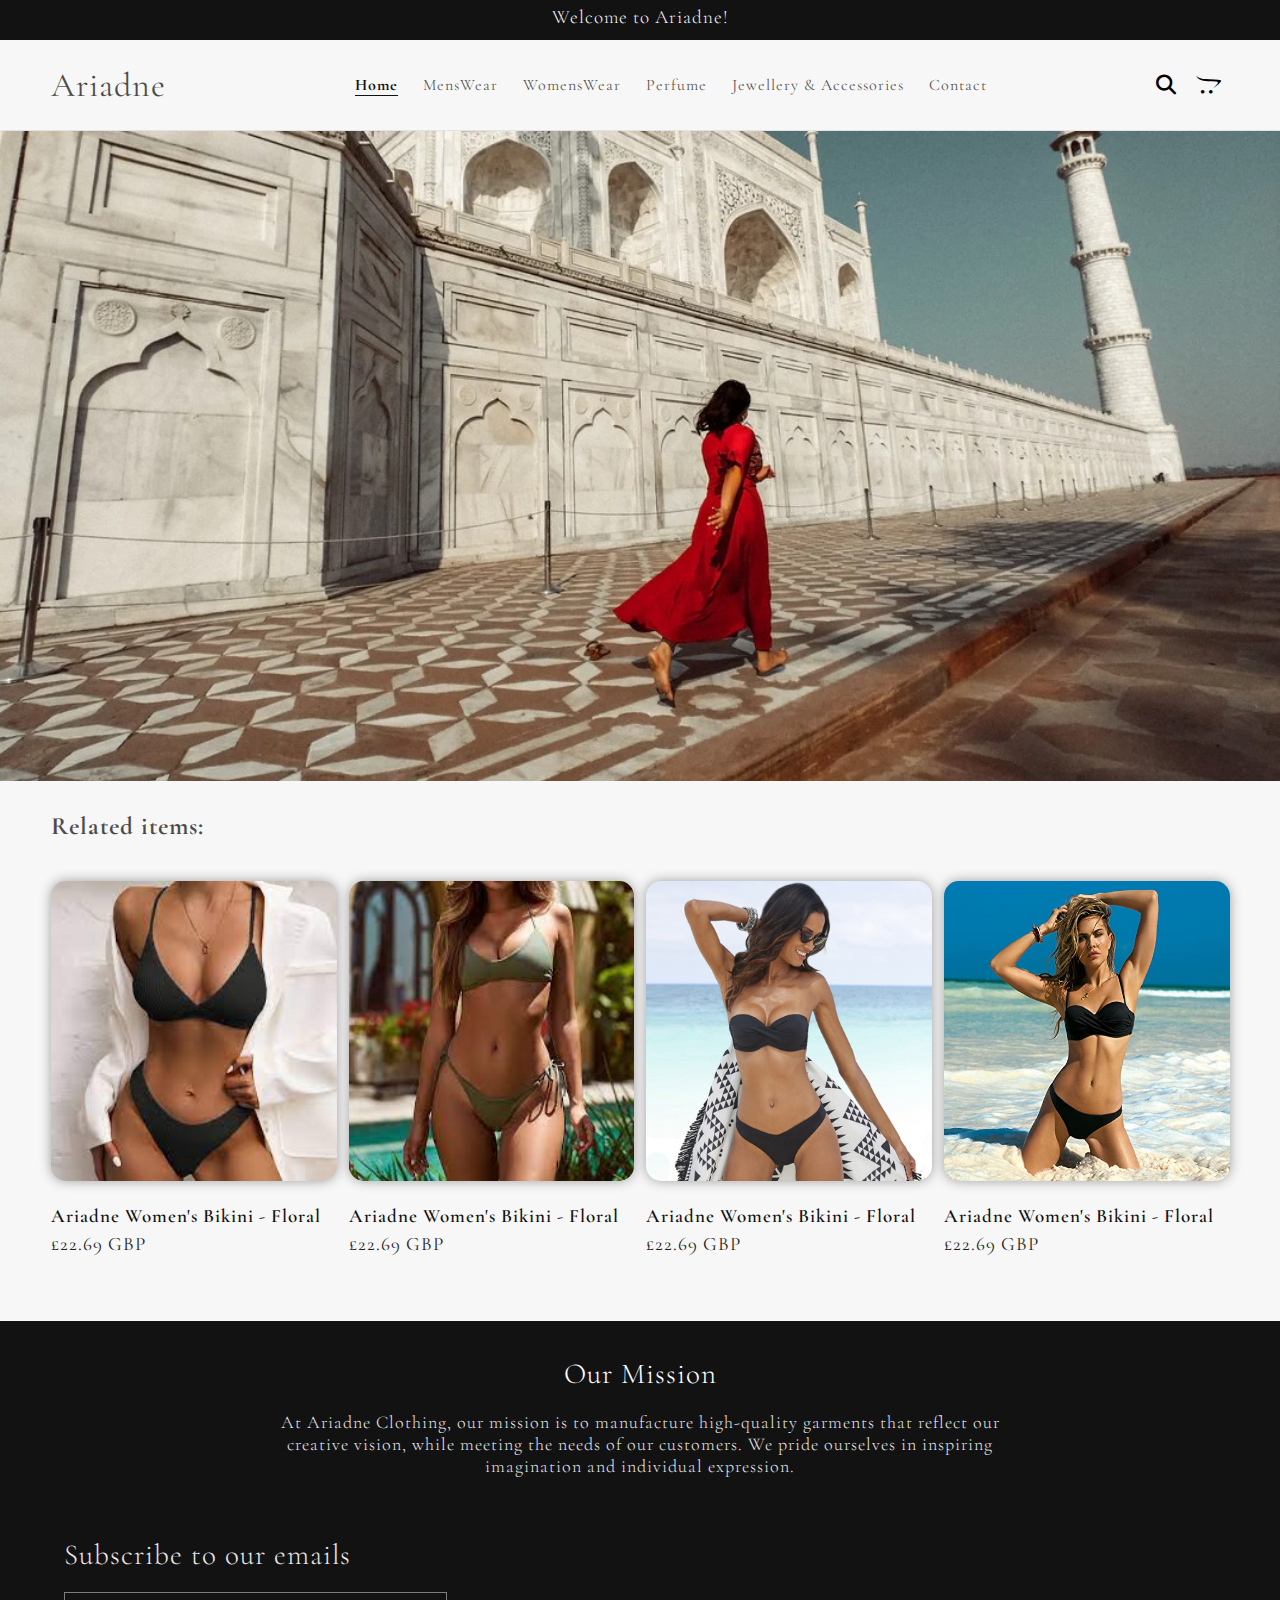
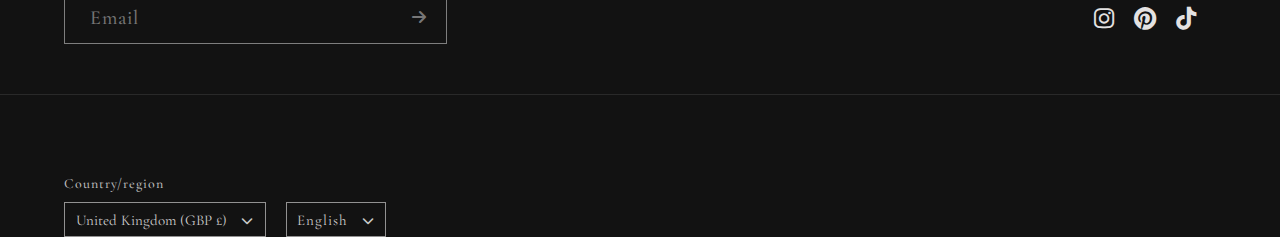
<file: index.html>
<!DOCTYPE html>
<html lang="en">
<head>
    <meta charset="UTF-8">
    <meta http-equiv="X-UA-Compatible" content="IE=edge">
    <meta name="viewport" content="width=device-width, initial-scale=1.0">
    <title>My Website </title>
    <link rel="stylesheet" href="style.css">
    <link rel="preconnect" href="https://fonts.googleapis.com">
<link rel="preconnect" href="https://fonts.gstatic.com" crossorigin>
<link href="https://fonts.googleapis.com/css2?family=Inter:wght@100;200;300;400;500;600;700;900;800&family=Nunito+Sans:ital,wght@0,200;0,400;0,600;1,300;1,400&display=swap" rel="stylesheet">
<link rel="preconnect" href="https://fonts.googleapis.com">
<link rel="preconnect" href="https://fonts.gstatic.com" crossorigin>
<link href="https://fonts.googleapis.com/css2?family=Ysabeau:wght@1;100&display=swap" rel="stylesheet">
<link rel="preconnect" href="https://fonts.googleapis.com">
<link rel="preconnect" href="https://fonts.gstatic.com" crossorigin>
<link href="https://fonts.googleapis.com/css2?family=Cormorant+Garamond:wght@300&family=Cormorant+Upright:wght@300;400;500&family=Montserrat:ital,wght@0,100;0,200;0,400;0,500;0,600;0,700;1,100;1,200&family=Ysabeau:wght@1;100&display=swap" rel="stylesheet">



<link rel="preconnect" href="https://fonts.googleapis.com">
<link rel="preconnect" href="https://fonts.gstatic.com" crossorigin>
<link href="https://fonts.googleapis.com/css2?family=Montserrat:ital,wght@0,100;0,200;0,400;0,500;0,600;0,700;1,100;1,200&family=Ysabeau:wght@1;100&display=swap" rel="stylesheet">
<link rel="stylesheet" href="https://cdnjs.cloudflare.com/ajax/libs/font-awesome/6.4.0/css/all.min.css">
<script src="https://ajax.googleapis.com/ajax/libs/jquery/3.6.0/jquery.min.js"></script>
<script src="https://ajax.googleapis.com/ajax/libs/jquery/3.6.0/jquery.min.js"></script>
<script src="https://ajax.googleapis.com/ajax/libs/jquery/3.6.0/jquery.min.js"></script>


<link class="" rel="icon" href="img/p1.png" type="image/icon type">

</head>
<body>

<div class="header">
    <h1>Welcome to Ariadne!</h1>
</div> 

<div class="navbar">
    <h1>Ariadne</h1>
    <div class="nav-wnd">
        <div class="nav-item item-active ">
            <a href="">Home</a>
        </div>
        <div class="nav-item ">
            <a href="">MensWear</a>
        </div>
        <div class="nav-item ">
            <a href="">WomensWear</a>
        </div>
        <div class="nav-item ">
            <a href="">Perfume</a>
        </div>
        <div class="nav-item ">
            <a href="">Jewellery & Accessories</a>
        </div>
        <div class="nav-item ">
            <a href="">Contact</a>
        </div>

    </div>
    <div class="menu-bar menu-hidden">
        <i class="fa-solid fa-bars"></i>
    </div>

    <div class="wnd-icon">
        <i id="searchButton" class="fa-solid fa-magnifying-glass"></i>
        <i class="fa-brands fa-opencart"></i>
    </div>
</div>

<div class="search-overlay ">
    <div class="search-wnd">
        <div class="search-container">
            <input type="text" class="search-input" placeholder="Search" oninput="checkInput(this)">
            <i class="search-icon fas fa-search"></i>
            <div id="search-results"></div>
          </div>

          <i class="fa-solid fa-xmark"></i>
    </div>
</div>

<div class="home-background"></div>

<div class="topic">
    <h1> Related items:</h1>
 
    </div>
 
 <div class="related-item">
     <div class="related-wnd">
         <img src="img/r1.jpg" alt="">
         <p>Ariadne Women's Bikini - Floral</p>
         <span>£22.69 GBP</span>
     </div>
     <div class="related-wnd">
         <img src="img/r2.jpg" alt="">
         <p>Ariadne Women's Bikini - Floral</p>
         <span>£22.69 GBP</span>
     </div>
     <div class="related-wnd">
         <img src="img/r3.jpg" alt="">
         <p>Ariadne Women's Bikini - Floral</p>
         <span>£22.69 GBP</span>
     </div>
     <div class="related-wnd">
         <img src="img/r4.jpg" alt="">
         <p>Ariadne Women's Bikini - Floral</p>
         <span>£22.69 GBP</span>
     </div>
 </div>
 
 <div class="mission-wnd">
     <h1>Our Mission</h1>
     <p>At Ariadne Clothing, our mission is to manufacture high-quality garments that reflect our creative vision, while meeting the needs of our customers. We pride ourselves in inspiring imagination and individual expression.</p>
     <div class="about">
         <h2>Subscribe to our emails</h2>
         <div class="about-wnd">
             <input type="email" class="search-input" placeholder="Email" oninput="checkInput(this)">
             <i class="fa-solid fa-arrow-right"></i>
 
             <div class="social-media-wnd">
                
                     <i class="fa-brands fa-instagram"></i>
                     <i class="fa-brands fa-pinterest"></i>
                     <i class="fa-brands fa-tiktok"></i>
                
             </div>
         </div>
     </div>
     
     <div class="region-window hidden-region">       
         <ul>
             <li>Spain (EUR €)</li>
             <li>South Korea (KRW ₩)</li>
             <li>Malaysia (MYR RM)</li>
             <li>Portugal (EUR €)</li>
             <li>Singapore (SGD $)</li>
             <li>Italy (EUR €)</li>
             <li>United Kingdom (GBP £)</li>
             <li>Australia (AUD $)</li>
             <li>Austria (EUR €)</li>
             <li>Belgium (EUR €)</li>
             <li>Canada (CAD $)</li>
             <li>United States (USD $)</li>
             <li>United Kingdom (GBP £)</li>
             <li>United Arab Emirates (AED د.إ)</li>
             <li>Switzerland (CHF CHF)</li>
             <li>Sweden (SEK kr)</li>
         </ul>
     </div>
 
     <div class="language-window hidden-language">
         <ul>
             <li>Deutsch</li>
             <li>Francais</li>
             <li>Turkce</li>
             <li>Albanian</li>
             <li>Portuguese</li>
             <li>Spanish</li>
         </ul>
     </div>
     <div class="region-about">
         <div class="localization-form">
             <p>Country/region</p>
             <div class="localization-wnd">
 
                 <button class="region-btn">
                     United Kingdom (GBP £)  <i class="fa-solid fa-chevron-down "></i>
                 </button>
                 <button class="language-btn"> English <i class="fa-solid fa-chevron-down"></i> </button>
             </div>
         </div>
         <div class="payment-form"></div>
     </div>
 </div>
 












 

     

    
    <script src="script.js"></script>
</body>
</html>
</file>
<file: style.css>
body{
    margin: 0;
    overflow-x: hidden;
    background-color: #f7f7f7;
}

html{
    overflow-x: hidden;
}

.header{
    position: fixed;
    z-index: 900;
    width: 100%;
    height: 40px;
    text-align: center;
    justify-content: center;
    background-color: #121212;
}

.header h1{
    font-family: 'Cormorant Garamond', serif;
    color: #f7f7f7;
    font-size: 19px;
    font-weight: 100;
    letter-spacing: 1px;
    margin: 5px 0;
}

.navbar{
    position: relative;
    width: 100%;
    height: 90px;
    /* border: 1px solid #121212; */
    margin-top: 40px;
    align-items: center;    
    background-color: #f7f7f7;    
    padding: 0 4%;
    display: flex;
    flex-direction: row;
    border-bottom: 1px solid #e4e2e2;
}

.navbar h1{
    font-size: 34px;
    font-family:'Cormorant Garamond', serif;
    color: #121212bf;
    font-weight: 400;
    letter-spacing: 1px;
    margin-right: 14%;
}

.nav-wnd{
    width: auto;
    height: 50%;
    /* border: 1px solid #121212; */
    display: flex;
    flex-direction: row;
    margin-right: 11%;
}

.nav-item{
    display: flex;
    width: auto;
    height: auto;
    /* border: 1px solid #121212; */
    text-align: center;
    justify-content: center;
    align-items: center;
    padding: 0 10px;
    margin-right: 5px;
    transition: 0.8s ease;
    
}

.nav-item a{
    text-decoration: none;
    font-family:'Cormorant Garamond', serif ;
    font-size: 16px;
    color: #121212bf;
    font-weight: 400;
    letter-spacing: 1px;
    
    
}

.menu-bar{
  width: 40px;
  height: 40px;
  display: flex;
  justify-content: center;
  align-items: center;
  text-align: center;
  border-radius: 50%;
}

.menu-hidden{
  display: none;
}

.nav-item:hover a,.item-active a{
    color: #121212;
    font-weight: 700;
    border-bottom: 1px solid #121212;
}

.wnd-icon{
    width: auto;
    height: auto;
    display: flex;
    flex-direction: row;
    justify-content: center;
    text-align: center;
    margin-left: 1%;
}

.menu-bar:hover{
  background-color: #f1efef;
}

.wnd-icon i{
    font-size: 20px;
    margin-right: 20px;
    transition: 0.5s ease;
    cursor: pointer;
}

.wnd-icon i:hover {
    scale: 1.2;
}

.search-overlay {
    position: fixed;
    top: -105%;
    left: 0;
    width: 100%;
    height: 100%;
    margin-top: 40px;
    background-color: rgba(73, 55, 2, 0.2);
    z-index: 99999;
    opacity: 0;
    display: flex;
    
   
    transition: 0.4s;
   
  }

  .search-overlay.search-active{
    top: 0;
    opacity: 1;
  }

  .search-wnd{
    display: flex;
    width: 100%;
    height: 90px;
    background-color: #f7f7f7;
    justify-content: center;
    align-items: center;
    text-align: center;
  }




  .search-container {
    width: 35%;
    height: 50px;
    position: relative;
    display: inline-block;
  }

  .search-input {
    width: 90%;
    padding: 10px 10px 10px 25px;
    font-size: 16px;
    border: 1px solid #7e7e7e;
    transition: all 0.3s ease;
    font-family: 'Cormorant Garamond', serif;
    font-size: 18px;
    letter-spacing: 1px;
    font-weight: 500;
  }

  .search-input:focus {
    outline: none;
    border-color: #9e9e9e;
    box-shadow: 0 0 5px rgba(163, 163, 163, 0.5);
  }

  .search-input::placeholder {
    transition: transform 0.3s ease, font-size 0.3s ease;
    transform-origin: top left;
  }

  .search-input:focus::placeholder,
  .search-input:not(:placeholder-shown)::placeholder {
    transform: translateY(-100%) scale(0.9);
    font-size: 12px;
  }

  .search-icon {
    position: absolute;
    top: 50%;
    right: 30px;
    transform: translateY(-70%);
    color: #999;
  }

  .search-wnd .fa-xmark{
    margin: -5px 0 0 20px;
    font-size: 20px;
    color: #7e7e7e;
    cursor: pointer;
  }

  #search-results {
    width: 95.5%;
    position: absolute;
    top: 44px;
    left: 1%;
    right: 0;
    background-color: #f9f9f9;
    /* border: 1px solid #ccc; */
    border-top: none;
    max-height: 300px;
    overflow-y: auto;
    padding: 5px;
    display: none;
  }

  

  .result-item {
    display: flex;
    align-items: center;
    padding: 5px;
    cursor: pointer;
  }

  .result-item:hover {
    background-color: #f0eeee;
    text-decoration: underline;
  }

  .result-image {
    width: 50px;
    height: 60px;
    margin: 0 5% 0 10px;
  }

  .result-title {
    font-size: 18px;
    font-family: 'Cormorant Garamond', serif;
    color: #121212;
    letter-spacing: 1px;
  }
  

  /* /// ---- Shop --- \\\ */


  .shop-window{
    width: 90%;
    /* border: 1px solid #121212; */
    height: auto;
    margin: 20px 0 0 4%;
    display: flex;
    flex-direction: row;
  }

  .image-window{
    width: 60%;
    height: auto;
    /* border: 1px solid #121212; */
    display: flex;
    flex-direction: row;
    flex-wrap: wrap;
    justify-content: space-between;
  }

 

  .prime-img{
    width: 100%;
    margin-bottom: 25px;
    border: none;
  }

  .prime-img:hover{
    content: url(img/img2.jpg);
  }
  
  .small-img{
    width: 49%;
    height: auto;   
    height: 500px;
  }

  .description-window{
    width: 37%;
    height: auto;
    /* border: 1px solid #db0909; */
    display: flex;
    flex-direction: column;
    margin-left: 3%;
  }

  .description-window p{
    font-family: 'Cormorant Garamond', serif;
    color: #121212bf;
    /* color: #121212bf; */
    font-weight: 500;
    letter-spacing: 1px;
    font-size: 14px;
    margin-bottom: 10px;
  }

  .description-window h1{
    font-size: 64px;
    font-family: 'Cormorant Garamond', serif;
    color: #121212;
    width: 90%;
    font-weight: 500;
    margin: 1px 0 0 0;
  }

  .size-wnd{
    width: auto;
    height: auto;
    /* border: 1px solid #121212; */
    margin-bottom: 15px;
  }

  .size-btn{
    padding: 9px 25px;
    width: auto;
    height: auto;
    background-color: #f7f7f7;
    border: 1px solid #646464;
    border-radius: 17px;
    font-size: 16px;
    margin-right: 14px ;
    font-family: 'Cormorant Garamond', serif;
    color:#646464;
    cursor: pointer;
    font-weight: 500;
  }

  .size-btn:hover{
    border: 1px solid #000;   
  }

  .size-active{
    border: 1px solid #121212;
    background-color: #121212;
    color: #f9f9f9;
    font-size: 17px;
  }

  .description-window span{
    font-size: 28px;
    font-family: 'Cormorant Garamond', serif;
    color: #121212bf;
    font-weight: 500;    
    margin: 15px 0 0px 0;
  }

 
.quantity-wnd{
  width: 150px;
  height: 60px;
  flex-direction: row;
  border: 1px solid #7e7e7e;
  justify-content: space-around;
  padding: 0;
  display: flex;
}

.quantity-tab{
  width: 50px;
  height: 100%;
  font-size: 19px;
  margin: 0px;
  border: none;
  background-color: transparent;
  color: #121212bf;
  cursor: pointer;
}

.plus{
  font-size: 30px;
  color: #121212bf;
}

.add-cart{
  width: 90%;
  height: 50px;
  border: 1px solid #121212;
  background-color: transparent;
  border-radius: 10px;
  margin-top: 30px;
  filter: drop-shadow(3px 3px 5px  #000);
  font-family: 'Cormorant Garamond', serif;
  font-size: 22px;
  letter-spacing: 3px;
  cursor: pointer;
}

.add-cart:hover{
  filter: drop-shadow(3px 3px 5px  #000);
  border: 2px solid #000;
  color: #000;
  font-weight: 600;

}

.buy-now{
  width: 90%;
  height: 50px;
  
  background-color: transparent;
  border-radius: 10px;
  margin-top: 30px;
  border: none;
  box-shadow: 0px 1px 1px 1px rgb(184, 182, 182);
  font-family: 'Cormorant Garamond', serif;
  font-size: 22px;
  letter-spacing: 3px;
  cursor: pointer;
}

.buy-now:hover{
  transform: translateY(-3px);
  transition: 0.3s ease-in;
}

.description-window h3{
  font-size: 18px;
  font-family: 'Cormorant Garamond', serif;
  color: #121212;
  width: 95%;
  font-weight: 400;
  letter-spacing: 1px;
  margin-top: 30px; 
}

.shiping-window{
  width: 90%;
  height: auto;
  display: flex;
  margin-top: 20px;
  flex-direction: column;
  border-top: 1px solid #dddcdc;
  border-bottom: 1px solid #dddcdc;
}

.delivery-head{
  width: 100%;
  height: 50px;
  display: flex;
  flex-direction: row;
  /* justify-content: center; */
  /* text-align: center; */
  align-items: center;
  cursor: pointer;
  
}

.delivery-head h2{
  font-family:'Cormorant Garamond',serif ;
  color: #121212;
  font-weight: 200;
  font-size: 22px;
  letter-spacing: 1px;
  margin: 0 11% 0 15%;
}



.delivery-head i{
  font-size: 16px;
  color: #121212bf;
  margin:0 0 0 5% ;
  cursor: pointer;
}
 
.delivery-body{
  width: 100%;
  height: auto;
  flex-direction: column;
  border-top: 1px solid #dddcdc;
  margin-bottom: 10px;
  display: none;
  transition: 0.8s;
}

.delivery-body p{
  color: #121212;
  font-family:'Cormorant Garamond',serif ;
  font-size: 18px;
}

.related-item{
  width: 93%;
  margin: 40px 0 0 4%;
  height: auto;
  /* border: 1px solid #000; */
  display: flex;
  flex-direction: row;
}

.related-wnd{
  width: 24%;
  margin-right: 1%;
  flex-direction: column;
  height: auto;
  cursor: pointer;
  /* border: 1px solid #000; */
}

.related-wnd img{
  width: 100%;
  height:300px;
  border-radius: 15px;
  filter: drop-shadow(0 0 0.35rem rgb(158, 157, 157))
}

.related-wnd p,span{
  color: #1d1d1d;
  font-family:'Cormorant Garamond',serif ;
  font-size: 19px;
  letter-spacing: 1px;
}

.related-wnd p{
  margin-bottom: 5px;
  color: #111111;
  font-weight: 600;
}

.related-wnd:hover img{
  content: url(img/r5.jpg);
  transition: 0.8s ease-in-out;
}

.related-wnd:hover p{
  text-decoration: underline;
}

.topic{
  margin: 30px 0 0 4%;
}

.topic h1{
  color: #121212bf;
  font-family:'Cormorant Garamond',serif ;
  font-size: 25px;
  letter-spacing: 1px;
}

.mission-wnd{
  width: 100%;
  height: auto;
  background-color: #121212;
  margin-top: 66px;
 flex-direction: column;
 /* justify-content: center; */
 align-items: center;
 text-align: center;
 display: flex;
}

.mission-wnd h1{
  font-size: 29px;
  font-family:'Cormorant Garamond',serif ;
  color: #ffffff;
  font-weight: 200;
  letter-spacing: 1px;
  margin: 35px 0 0 0;
}

.mission-wnd p{
  font-size: 18px;
  font-family:'Cormorant Garamond',serif ;
  color: #e7e7e7;
  width: 60%;
  font-weight: 200;
  letter-spacing: 1px;
  margin: 20px 0 0 0;
}

.about{
  width: 90%;
  margin: 40px 0 0 0;
  /* border: 1px solid #fff; */
  height: auto;
  align-items: left;
  text-align: left;
}

.about h2{
  font-size: 29px;
  font-family:'Cormorant Garamond',serif ;
  color: #e7e7e7;
  font-weight: 200;
  letter-spacing: 1px;
  margin: 20px 0 20px 0;
}

.about-wnd{
  width: 100%;
  /* border: 1px solid #fff; */
  height: auto;
  display: flex;
  flex-direction: row;
  text-align: center;
  align-items: center;
  
}

.about-wnd .search-input{
  width: 30%;
  background-color: transparent;
  height: 30px;
  font-size: 20px;
  transition: 0.2s;
  
}

.about-wnd .search-input:focus{
  color: #dddcdc;
}

.about-wnd .search-input:hover{
  border: 1px solid #e7e7e7;
  color: #dddcdc;
}

.about-wnd .fa-arrow-right{
 
    position: relative;
    top: 10px;
    right: 35px;
    transform: translateY(-70%);
    color: #777;
}

.social-media-wnd{
  width: auto;
  height: auto;
  display: flex;
  flex-direction: row;
  gap: 20px;
  margin-left: 55%;
  
}

.social-media-wnd i{
  color: #e4e2e2;
  font-size: 23px;
  transition: 0.8s ease-out;
}

.social-media-wnd i:hover{
  scale: 1.2;
}

.region-about{
  width: 100%;
  height: auto;
  background-color: #121212;
  border-top: 1px solid #292929;
  margin-top: 50px;
  display: flex;
  flex-direction: row;
  justify-content: center;
  align-items: center;

}

.localization-form,.payment-form{
  width: 45%;
  /* border: 1px solid #f9f9f9; */
  height: auto;
  text-align: left;
  display: flex;
  flex-direction: column;
  margin-top: 70px;
}

.localization-form p{
  font-size: 14px;
  font-family:'Cormorant Garamond',serif ;
  color: #bebdbd;
  font-weight: 500;
  letter-spacing: 1px;
  margin: 10px 0 10px 0;
}

.region-btn{
  width:35%;
  height: 35px;
  background-color: transparent;
  border: 1px solid #929191;
  color: #cccbcb;
  font-family:'Cormorant Garamond',serif ;
  font-size: 15px;
  justify-content: space-between;  
  cursor: pointer;
}

.region-btn i,.language-btn i{
  margin-left: 10px;
  font-size: 12px;
}

.region-btn:hover{
  border: 1px solid #e7e7e7;
  color: #dddcdc;
}

.region-window{
  position: absolute;
  z-index: 999;
  background-color:#121212;
  border: 1px solid #acaaaa;
  width: 220px;
  height: 200px;
  border-radius: 5px;
  margin: 19.7% 0 0 -72% ;
  overflow-y: scroll;
  text-align: left;
  
}

.hidden-region{
  display: none;
}

.region-window ul,.language-window ul{
  margin: 13px 0 0 -25px;
  list-style: none;
}

.region-window ul li,.language-window ul li{
  color: #e6e5e5bf;
  font-family:'Cormorant',serif ;
  font-size: 17px;
  margin-bottom: 20px;
  font-weight: 400;
  cursor: pointer;
  transition: 0.1s ease-out;
}

.region-window li:hover,.language-window li:hover{
  color: #ffffff;
}


.region-window::-webkit-scrollbar {
  width: 4px;
  
}

/* Track */
.region-window::-webkit-scrollbar-track {
  background: transparent;
}

/* Handle */
.region-window::-webkit-scrollbar-thumb {
  border-radius: 15px;
  background: #b6b5b5;
  height: 50px;
}

/* Handle on hover */
.region-window::-webkit-scrollbar-thumb:hover {
  background: #555;
  border-radius: 15px;
  display: flex;
}


.localization-wnd{
  width: 100%;
  height: auto;display: flex;
  flex-direction: row;
}
.language-btn{
  width: 100px;
  height: 35px;
  background-color: transparent;
  border: 1px solid #929191;
  color: #cccbcb;
  font-family:'Cormorant Garamond',serif ;
  font-size: 15px;
  cursor: pointer;
  margin-left: 20px;
  letter-spacing: 1px;
  justify-content: space-between;
}

.language-window{
  position: absolute;
  z-index: 999;
  background-color:#121212;
  border: 1px solid #acaaaa;
  width: 100px;
  height: 200px;
  border-radius: 5px;
  margin: 19.7% 0 0 -48% ;
  overflow-y: scroll;
  text-align: left;

}


.language-window::-webkit-scrollbar {
  width: 4px;
  
}

/* Track */
.language-window::-webkit-scrollbar-track {
  background: transparent;
}

/* Handle */
.language-window::-webkit-scrollbar-thumb {
  border-radius: 15px;
  background: #b6b5b5;
  height: 50px;
}

/* Handle on hover */
.language-window::-webkit-scrollbar-thumb:hover {
  background: #555;
  border-radius: 15px;
  display: flex;
}

.hidden-language{
  display: none;
}

.home-background{
  width: 100%;
  height: 650px;
  background: url(img/home1.jpg);
  background-size: 100%;
  background-repeat: no-repeat;
  
}


@media (max-width:1024px){
  .navbar h1{
    margin-right: 65px;
  }

  .nav-wnd a{
    font-size: 14px;
  }

  .nav-wnd{
    margin-right: 5%;
  }

  .region-btn{
    width: 220px;
  }

  .region-window{
    margin: 26.6% 0 0 -68.6%;
  }

  
  .language-window{
    margin: 26.6% 0 0 -33%;
  }

  .delivery-head h2{
    font-size: 18px;
  }
}

@media (max-width:768px){
  .nav-wnd{
    height: auto;
    position: absolute;
    flex-direction: column;
    width: 85%;
    opacity: 0.6;    
    background-color: #111111;
    display: none;
    margin: 270px 0 0 0px;
  }

  .navbar{
    display: flex;
  }

  .navbar h1{
    margin-left: 28%;
  }

  .wnd-icon{
    gap: 20px;
  }

  .nav-item{
    display: flex;
    width: 100%;
    margin-bottom: 10px;
  }

  .nav-item a{
    font-size: 17px;
  }

  .menu-bar {
 display: flex;
 margin-right: 20px;
  }

  .nav-wnd a{
    color: #fff;
  }

  .nav-item{
    width: 97%;
  }

  .nav-item:hover{
    background-color: rgb(204, 204, 214);
    color: #000;
  }

  .description-window h1{
    width: 95%;
  }

  .size-btn{
    margin-bottom: 20px;
  }

  .related-wnd img{
    height: 250px;
  }

  .small-img{
    height: 350px;
  }

  .region-window,.language-window{
    margin-top: 38%;
  }

  .region-window{
    margin-left: -61%;
  }

  .language-window{
    margin-left: -14%;
  }
}



 @media (max-width:425px){
  .navbar h1{
    margin-left: 30px;
  }

  .search-wnd{
    width: 100%;
    margin: 0;
  }

  .search-icon{
    position: absolute;
    left: 79%;
  }

 

  .shop-window{
    flex-direction: column;
  }

  .image-window,.description-window{
    width: 100%;
  }

  .related-item{
    flex-wrap: wrap;
  }

  .related-wnd{
    width: 45%;
    margin:0 0 20px 2%;
  }

  .mission-wnd p{
    width: 80%;
  }

  .about-wnd{
    width: 100%;
  }

 .about-wnd .search-input{
    width: 140px;
    margin-right: 0px;
  }

  .social-media-wnd{
    width: 50%;
    margin-left: 20%;
  }

  .localization-form{
    width: 90%;
    margin: 0 0 10px 5%;
  }

  .region-window,.language-window{
    margin-top: 62%;
  }

  .region-window{
    margin-left: -38%;
  }

  .language-window{
    margin-left: 47%;
  }

  .nav-item{
    width: 95%;
  }



 }

 @media (max-width:375px){
  .menu-bar{
    margin-left: -6%;
  }

  .wnd-icon{
    gap: 10px;
  }

  .social-media-wnd{
    margin-left: 10%;
  }

  .region-window{
    margin-left: -30%;
  }

  .language-window{
    margin-left: 63%;
  }

  .region-window,.language-window{
    margin-top: 78%;
  }

  .image-window{
    flex-direction: column;
  }

  .small-img{
    width: auto;
    height: 400px;
    margin-bottom: 20px;
  }

  .related-wnd{
    width: 90%;
  }

  .fa-xmark{
    position: relative;
    left: 20px;
  }

  
 }


 @media (max-width:320px){
  .wnd-icon{
    gap: 1px;
  }

  .navbar h1{
    margin-left: 20px;
  }

  .menu-bar{
    margin-left:-40px;
  }

  .social-media-wnd{
    margin-left: 6px;
  }

  .social-media-wnd i{
    font-size: 18px;
    gap: 5px;
  }

  .localization-wnd button{
    font-size: 14px;
    padding: 0;
  }

  .region-window{
    width: 180px;
    margin-left: -33%;
  }

  .region-window,.language-window{
    margin-top: 96%;
  }

  .language-window{
    width: 90px;
    overflow-x: hidden;
  }
 }
</file>
